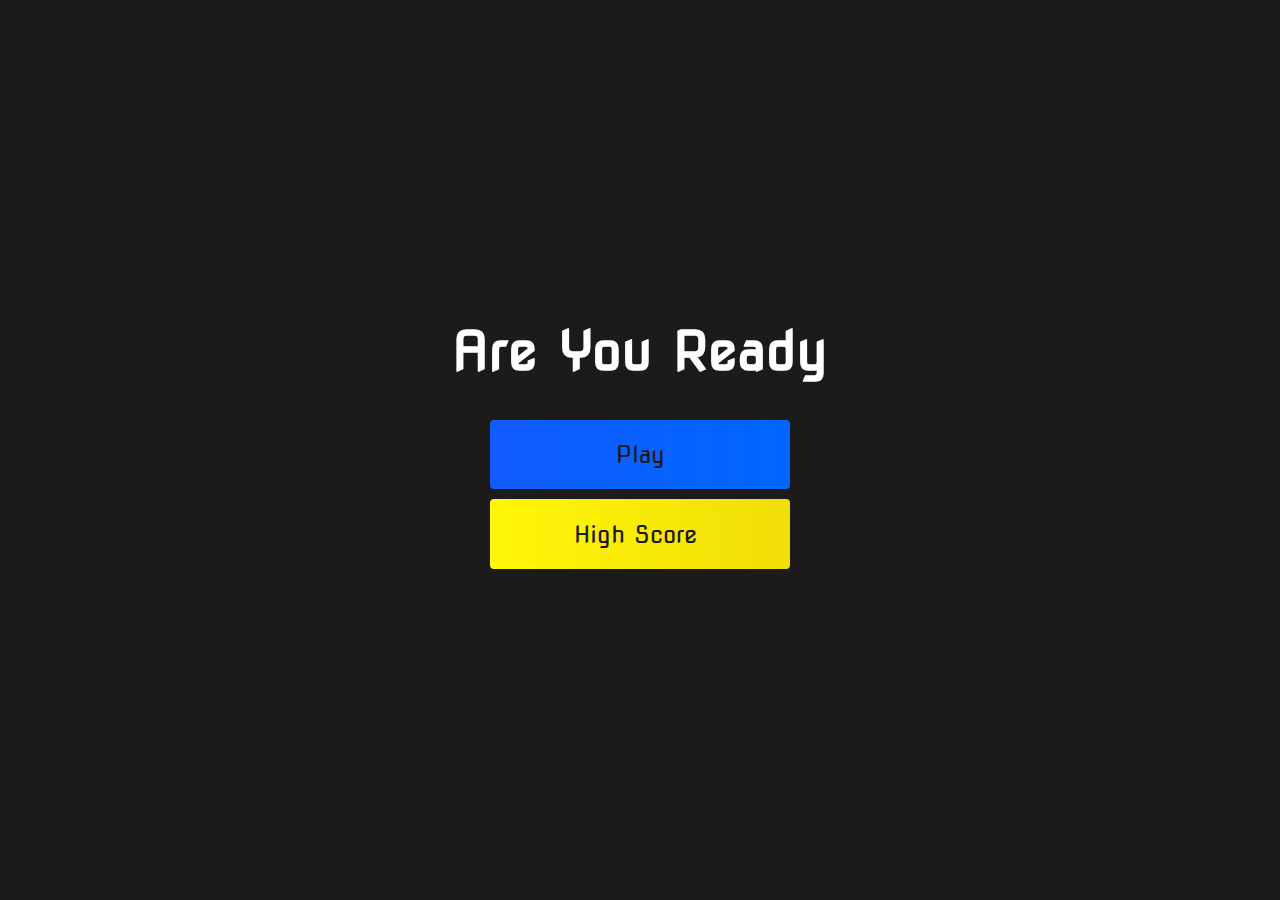
<file: index.html>
<!DOCTYPE html>
<html lang="en">
<head>
    <meta charset="UTF-8">
    <meta http-equiv="X-UA-Compatible" content="IE=edge">
    <meta name="viewport" content="width=device-width, initial-scale=1.0">
    <link rel="stylesheet" href="https://use.fontawesome.com/releases/v5.15.4/css/all.css" integrity="sha384-DyZ88mC6Up2uqS4h/KRgHuoeGwBcD4Ng9SiP4dIRy0EXTlnuz47vAwmeGwVChigm" crossorigin="anonymous">
    <link rel="stylesheet" href="css/style.css">
    <title>Home Page</title>
</head>
<body>
    <div class="container">
        <div id="home" class="flex-column flex-center">
            <h1>are you ready</h1>
            <a href="game.html" class="btn">play</a>
            <a href="scores.html" id="highscore-btn" class="btn">high score <i class="fas fa-crown"></i></a>
        </div>
    </div>
</body>
</html>
</file>
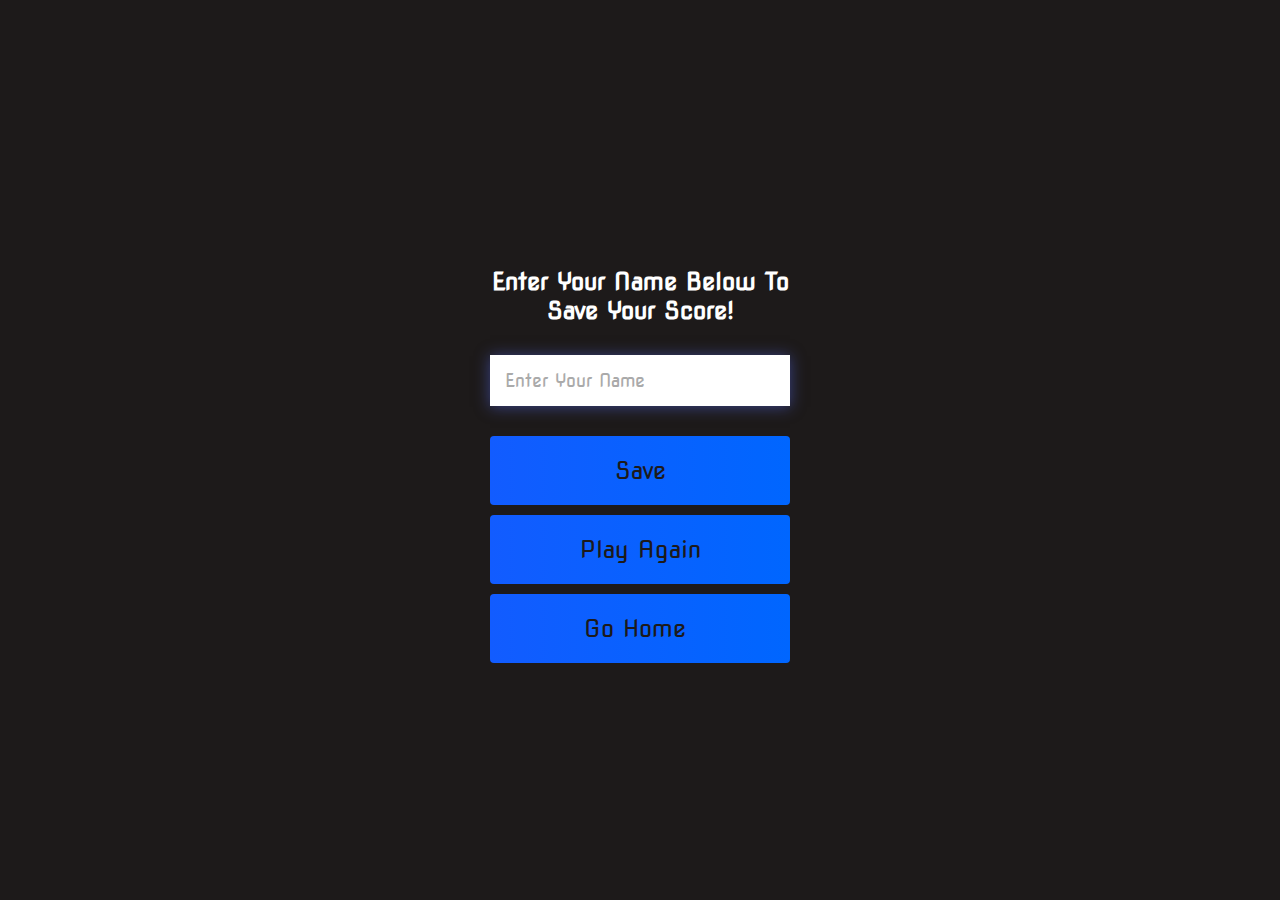
<file: end.html>
<!DOCTYPE html>
<html lang="en">
<head>
    <meta charset="UTF-8">
    <meta http-equiv="X-UA-Compatible" content="IE=edge">
    <meta name="viewport" content="width=device-width, initial-scale=1.0">
    <link rel="stylesheet" href="https://use.fontawesome.com/releases/v5.15.4/css/all.css" integrity="sha384-DyZ88mC6Up2uqS4h/KRgHuoeGwBcD4Ng9SiP4dIRy0EXTlnuz47vAwmeGwVChigm" crossorigin="anonymous">
    <link rel="stylesheet" href="css/style.css">
    <title>Game End</title>
</head>
<body>
    <div class="container">
        <div id="end" class="flex-center flex-column">
            <h1 id="final-score">0</h1>
            <form class="end-form-container">
                <h2 id="end-text">enter your name below to save your score!</h2>
                <input type="text" name="name" id="username" placeholder="enter your name">
                <button class="btn" id="save-score-btn" type="submit" onclick="saveHighScore(event)" disabled>save</button>
            </form>
            <a href="game.html" class="btn">play again</a>
            <a href="index.html" class="btn">go home <i class="fas fa-home"></i></a>
        </div>
    </div>

    <script src="js/end.js"></script>
</body>
</html>
</file>
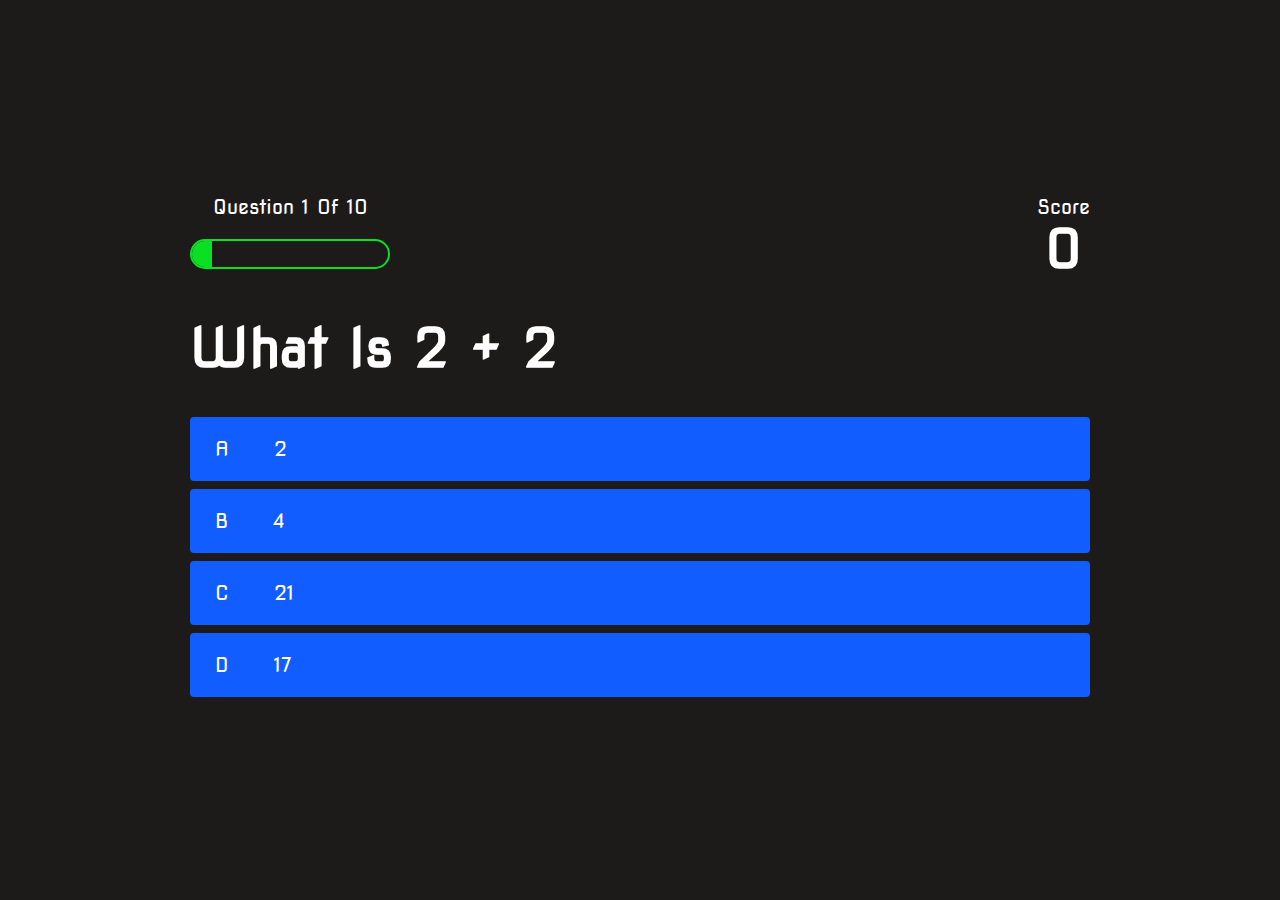
<file: game.html>
<!DOCTYPE html>
<html lang="en">
<head>
    <meta charset="UTF-8">
    <meta http-equiv="X-UA-Compatible" content="IE=edge">
    <meta name="viewport" content="width=device-width, initial-scale=1.0">
    <link rel="stylesheet" href="css/style.css">
    <link rel="stylesheet" href="css/game.css">
    <title>Quiz Page</title>
</head>
<body>
    <div class="container">
        <div id="game" class="justify-center flex-column">
            <div id="hud">
                <div class="hud-item">
                    <p id="progress-text" class="hud-prefix">question</p>
                    <div id="progress-bar">
                        <div id="progress-barfull"></div>
                    </div>
                </div>
                <div class="hud-item">
                    <p class="hud-prefix">score</p>
                    <h1 class="hud-main-text" id="score">0</h1>
                </div>
            </div>
            <h1 id="question">what is the answer to this question</h1>
            <div class="choice-container">
                <p class="choice-prefix">A</p>
                <p class="choice-text" data-number="1">choice 1</p>
            </div>
            <div class="choice-container">
                <p class="choice-prefix">B</p>
                <p class="choice-text" data-number="2">choice 2</p>
            </div>
            <div class="choice-container">
                <p class="choice-prefix">C</p>
                <p class="choice-text" data-number="3">choice 3</p>
            </div>
            <div class="choice-container">
                <p class="choice-prefix">D</p>
                <p class="choice-text" data-number="4">choice 4</p>
            </div>
        </div>
    </div>

    <script src="js/script.js"></script>
    </body>
</html>
</file>
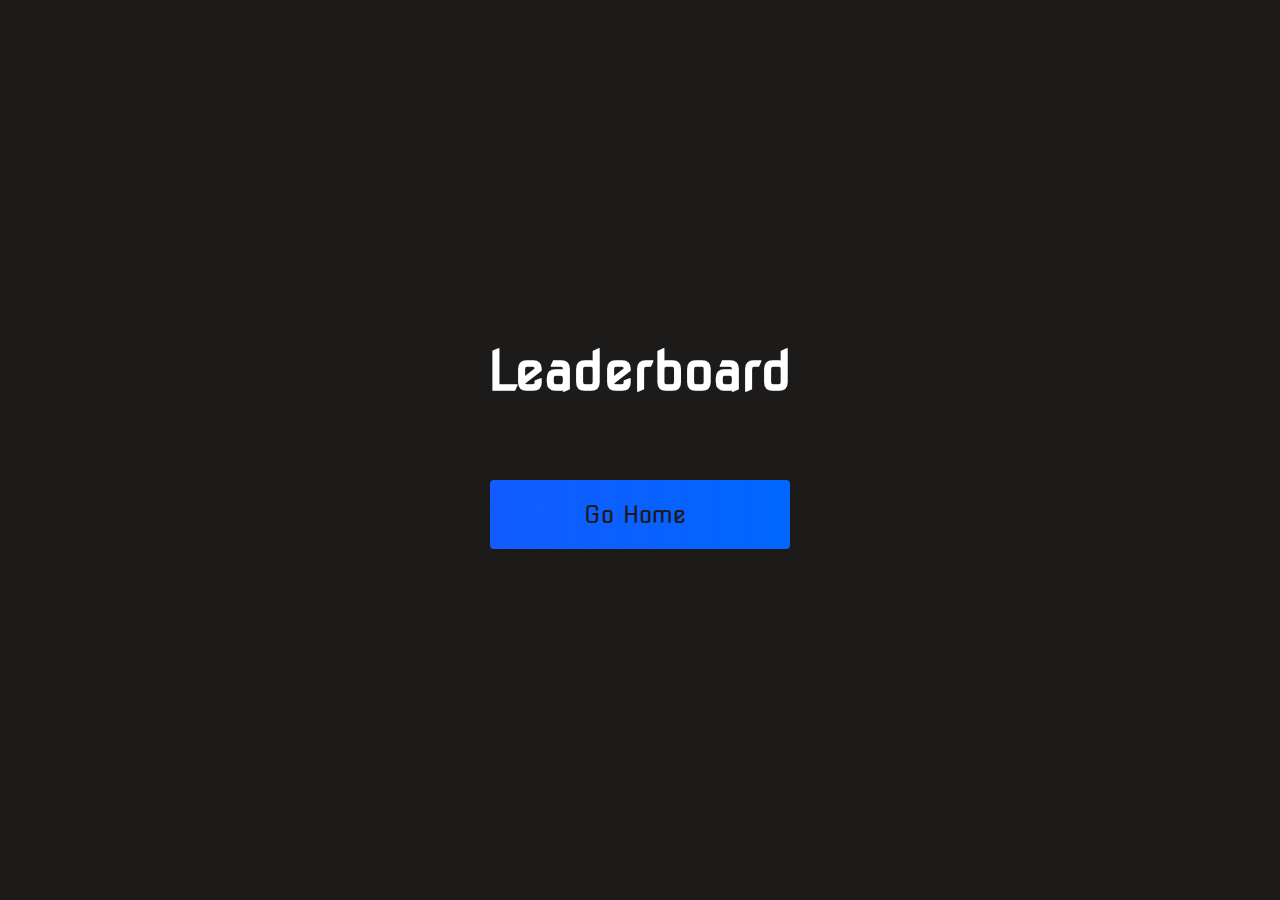
<file: scores.html>
<!DOCTYPE html>
<html lang="en">
<head>
    <meta charset="UTF-8">
    <meta http-equiv="X-UA-Compatible" content="IE=edge">
    <meta name="viewport" content="width=device-width, initial-scale=1.0">
    <link rel="stylesheet" href="https://use.fontawesome.com/releases/v5.15.4/css/all.css" integrity="sha384-DyZ88mC6Up2uqS4h/KRgHuoeGwBcD4Ng9SiP4dIRy0EXTlnuz47vAwmeGwVChigm" crossorigin="anonymous">
    <link rel="stylesheet" href="css/style.css">
    <link rel="stylesheet" href="css/scores.css">
    <title>High Scores</title>
</head>
<body>
    <div class="container">
        <div id="high-scores" class="flex-center flex-column">
            <h1 id="final-score">leaderboard</h1>
            <ul id="high-score-list"></ul>
            <a href="/" class="btn">go home<i class="fas fa-home"></i></a>
        </div>
    </div>
    
    <script src="js/scores.js"></script>
</body>
</html>
</file>
<file: css/style.css>
@import url('https://fonts.googleapis.com/css2?family=Nova+Square&display=swap');

:root{
    --black: #000000;
    --white: #ffffff;
    --bg: rgb(29, 26, 26);
    --box-shadow: 0 .4rem 1.4rem 0 rgba(0, 114, 244, 0.6);
}

*{
    font-family: 'Nova Square', cursive;
    padding: 0; margin: 0;
    box-sizing: border-box;
    border: none; outline: none;
    text-decoration: none;
    text-transform: capitalize;
    transition: .2s linear;
}

html{font-size: 62.5%;}

body{background: var(--bg);}

h1{
    color: var(--white);
    font-size: 5.4rem;
    line-height: 1.1;
    margin-bottom: 4rem;
}

h2{
    font-size: 4.2rem;
    margin-bottom: 3rem;
}

li{list-style: none;}

#home{padding: 1rem}

#home h1{
    text-align: center;
}

.container{
    width: 100vw;
    height: 100vh;
    padding: 2rem;
    margin: 0 auto;
    display: flex;
    justify-content: center;
    align-items: center;
    max-width: 80rem;
}

.flex-column{
    display: flex;
    flex-direction: column;
}

.flex-center{
    justify-content: center;
    align-items: center;
}

.justify-center{justify-content: center;}

.text-center{text-align: center;}

.hidden{display: none;}

.btn{
    color: var(--bg);
    font-size: 2.4rem;
    padding: 2rem 0;
    margin-bottom: 1rem;
    width: 30rem;
    text-align: center;
    background: linear-gradient(90deg, rgb(18, 92, 255) 0%, rgb(0, 102, 255) 100%);
    border-radius: 4px;
}

.btn:hover{
    cursor: pointer;
    box-shadow: var(--box-shadow);
    transition: transform 150ms;
    transform: scale(1.03);
}

.btn[disabled]:hover{
    cursor: not-allowed;
    box-shadow: none;
    transform: none;
}

#highscore-btn{
    background: linear-gradient(90deg, rgb(255, 247, 9) 0%, rgb(240, 221, 6) 100%);
}

#highscore-btn:hover{
    box-shadow: 0 0.4rem 1.4rem 0 rgba(255, 255, 0, 0.5);
}

.fa-crown{
    font-size: 2.5rem;
    margin-left: 1rem;
}

/* End Page CSS */
.end-form-container{
    width: 100%;
    display: flex;
    flex-direction: column;
    align-items: center;
    max-width: 30rem;
}

input{
    width: 20rem;
    padding: 1.5rem;
    margin-bottom: 1rem;
    font-size: 1.8rem;
    border: none;
    box-shadow: 0 0.1rem 1.4rem 0 rgba(86, 105, 235, 0.5);
}

input::placeholder{
    color: #aaaaaa;
}

#username{
    width: 100%;
    margin-bottom: 3rem;
}

#end-text{
    color: var(--white);
    font-size: 2.4rem;
    text-align: center;
}

/* #save-score-btn{} */

.fa-home{
    color: var(--bg);
    font-size: 2rem;
    margin-left: 1rem;
}
</file>
<file: css/game.css>
:root{
    --blue: rgb(18, 93, 255);
    --lime: rgb(11, 223, 36);
}

body{color: #ffffff;}

#game{padding: 0rem 3%;}

.choice-container{
    font-size: 2rem;
    display: flex;
    width: 100%;
    min-width: 90rem;
    margin-bottom: 0.8rem;
    border-radius: 4px;
    background: var(--blue);
}

.choice-container:hover{
    cursor: pointer;
    transform: scale(1.02);
    transform: transform 100ms;
    box-shadow: 0 0.4rem 1.4rem 0 rgba(0, 103, 247, 0.5);
}

.choice-prefix{
    color: #ffffff;
    padding: 2rem 2.5rem;
}

.choice-text{
    width: 100%;
    padding: 2rem;
}

.correct{background: linear-gradient(32deg, rgb(11, 222, 36) 0%, rgb(41, 232, 111) 100%);}
.correct:hover{ box-shadow: 0 0.4rem 1.4rem 0rem rgba(41, 232, 111, 0.6);}

.incorrect{background: linear-gradient(32deg, rgba(230, 29, 29) 0%, rgba(224, 11, 11) 100%);}
.incorrect:hover{ box-shadow: 0 0.4rem 1.4rem 0.2rem rgba(224, 11, 11, 0.6);}

/* Heads up Display */
#hud{
    display: flex;
    justify-content: space-between;
}

.hud-prefix{
    font-size: 2rem;
    text-align: center;
}

.hud-main-text{
    text-align: center;
}

#progress-bar{
    width: 20rem;
    height: 3rem;
    border: 0.2rem solid var(--lime);
    margin-top: 2rem;
    border-radius: 50px;
    overflow: hidden;
}

#progress-barfull{
    height: 100%;
    background: var(--lime);
    width: 0%;
}


@media screen and (max-width:991px){
    .choice-container{
        min-width: 80rem;
    }
}

@media screen and (max-width:768px){
    .choice-container{
        min-width: 50rem;
    }
}

@media screen and (max-width:450px){
    .choice-container{
        min-width: 30rem;
    }
}
</file>
<file: css/scores.css>
body{
    color: #ffffff;
}

#high-score-list{margin-bottom: 4rem;}

.high-score{
    color: #000000;
    font-size: 2rem;
    width: 30rem;
    padding: 0.8rem;
    margin-bottom: 0.9rem;
    display: flex;
    justify-content: space-between;
    border-radius: 2px;
    background: #ffffff;
    /* background: #f0efef; */
    box-shadow: 0 0.1rem 1.4rem 0 rgba(86, 105, 235, 0.6);
}

.high-score:hover{
    transform: scale(1.5);
    transition: transform 300ms;
}

span{font-weight: bolder;}

@media screen and (max-width:450px){
    .high-score:hover{
        transform: scale(1.08);
        transition: transform 300ms;
    }
}
</file>
